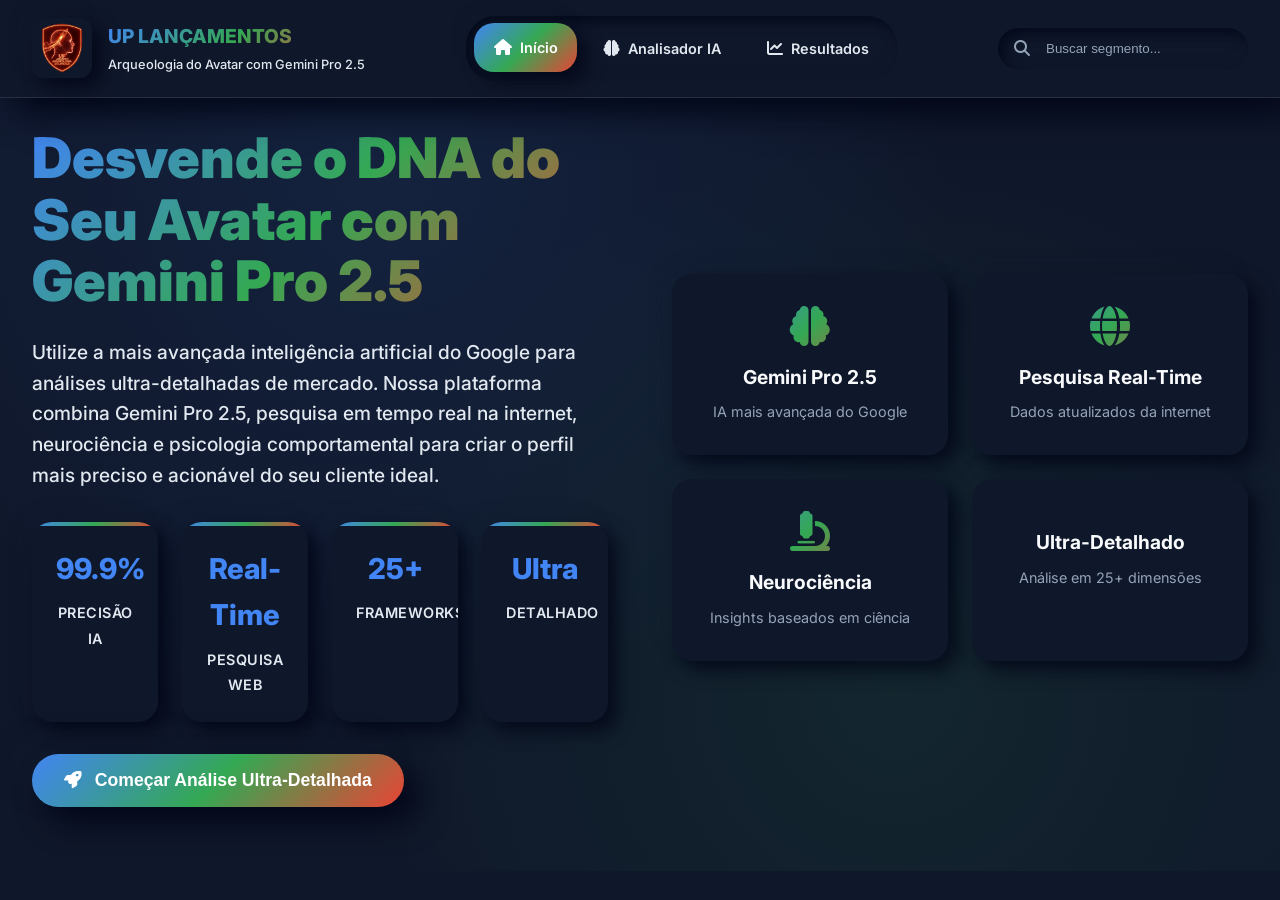
<file: src/static/index.html>
<!DOCTYPE html>
<html lang="pt-BR">
<head>
    <meta charset="UTF-8">
    <meta name="viewport" content="width=device-width, initial-scale=1.0">
    <title>UP Lançamentos - Arqueologia do Avatar com Gemini Pro 2.5</title>
    <link rel="stylesheet" href="styles.css">
    <link rel="icon" href="logo.png" type="image/png">
    <link rel="stylesheet" href="https://cdnjs.cloudflare.com/ajax/libs/font-awesome/6.4.0/css/all.min.css">
    <meta name="description" content="Análise ultra-detalhada de avatar com Gemini Pro 2.5 e pesquisa na internet. Descubra insights profundos sobre seu cliente ideal usando IA de última geração.">
</head>
<body>
    <!-- Header -->
    <header class="neo-header" id="header">
        <div class="container">
            <div class="header-content">
                <div class="logo-section">
                    <img src="logo.png" alt="UP Lançamentos" class="neo-logo">
                    <div class="logo-text">
                        <h1>UP LANÇAMENTOS</h1>
                        <p>Arqueologia do Avatar com Gemini Pro 2.5</p>
                    </div>
                </div>
                
                <nav class="neo-nav">
                    <a href="#home" class="neo-nav-link active">
                        <i class="fas fa-home"></i>
                        <span>Início</span>
                    </a>
                    <a href="#analyzer" class="neo-nav-link">
                        <i class="fas fa-brain"></i>
                        <span>Analisador IA</span>
                    </a>
                    <a href="#dashboard" class="neo-nav-link">
                        <i class="fas fa-chart-line"></i>
                        <span>Resultados</span>
                    </a>
                </nav>
                
                <div class="neo-search-container">
                    <i class="fas fa-search neo-search-icon"></i>
                    <input type="text" class="neo-search-input" placeholder="Buscar segmento...">
                </div>
            </div>
        </div>
    </header>

    <!-- Main Content -->
    <main>
        <!-- Home Section -->
        <section id="home" class="neo-hero">
            <div class="container">
                <div class="hero-content">
                    <div class="hero-text">
                        <h1 class="neo-hero-title">Desvende o DNA do Seu Avatar com Gemini Pro 2.5</h1>
                        <p class="neo-hero-subtitle">
                            Utilize a mais avançada inteligência artificial do Google para análises ultra-detalhadas de mercado. 
                            Nossa plataforma combina Gemini Pro 2.5, pesquisa em tempo real na internet, neurociência e 
                            psicologia comportamental para criar o perfil mais preciso e acionável do seu cliente ideal.
                        </p>
                        
                        <div class="neo-hero-stats">
                            <div class="neo-stat-item">
                                <span class="neo-stat-number">99.9%</span>
                                <span class="neo-stat-label">Precisão IA</span>
                            </div>
                            <div class="neo-stat-item">
                                <span class="neo-stat-number">Real-Time</span>
                                <span class="neo-stat-label">Pesquisa Web</span>
                            </div>
                            <div class="neo-stat-item">
                                <span class="neo-stat-number">25+</span>
                                <span class="neo-stat-label">Frameworks</span>
                            </div>
                            <div class="neo-stat-item">
                                <span class="neo-stat-number">Ultra</span>
                                <span class="neo-stat-label">Detalhado</span>
                            </div>
                        </div>
                        
                        <button class="neo-cta-button" onclick="showAnalyzer()">
                            <i class="fas fa-rocket"></i>
                            <span>Começar Análise Ultra-Detalhada</span>
                        </button>
                    </div>
                    
                    <div class="neo-hero-visual">
                        <div class="neo-floating-card">
                            <i class="fas fa-brain"></i>
                            <h3>Gemini Pro 2.5</h3>
                            <p>IA mais avançada do Google</p>
                        </div>
                        <div class="neo-floating-card">
                            <i class="fas fa-globe"></i>
                            <h3>Pesquisa Real-Time</h3>
                            <p>Dados atualizados da internet</p>
                        </div>
                        <div class="neo-floating-card">
                            <i class="fas fa-microscope"></i>
                            <h3>Neurociência</h3>
                            <p>Insights baseados em ciência</p>
                        </div>
                        <div class="neo-floating-card">
                            <i class="fas fa-chart-network"></i>
                            <h3>Ultra-Detalhado</h3>
                            <p>Análise em 25+ dimensões</p>
                        </div>
                    </div>
                </div>
            </div>
        </section>

        <!-- Analyzer Section -->
        <section id="analyzer" class="neo-section" style="display: none;">
            <div class="container">
                <h2 class="neo-section-title">Analisador Ultra-Avançado com Gemini Pro 2.5</h2>
                
                <div class="neo-analyzer-container">
                    <div class="neo-enhanced-card analyzer-form">
                        <div class="neo-card-header">
                            <div class="neo-card-icon">
                                <i class="fas fa-brain"></i>
                            </div>
                            <h3 class="neo-card-title">Configure Sua Análise Ultra-Detalhada</h3>
                        </div>
                        
                        <div class="neo-card-content">
                            <form id="analyzerForm">
                                <div class="form-group">
                                    <label for="segmento">Segmento de Atuação *</label>
                                    <input type="text" id="segmento" name="segmento" required 
                                           placeholder="Ex: Neuroeducação, Marketing Digital, Fitness, E-commerce...">
                                    <small class="form-help">O Gemini Pro 2.5 pesquisará dados atualizados sobre este segmento</small>
                                </div>
                                
                                <div class="form-group">
                                    <label for="produto">Nome do Produto/Serviço</label>
                                    <input type="text" id="produto" name="produto" 
                                           placeholder="Ex: Pais Líderes, Filhos Vencedores">
                                </div>
                                
                                <div class="form-group">
                                    <label for="descricao">Descrição do Produto</label>
                                    <textarea id="descricao" name="descricao" rows="4" 
                                              placeholder="Descreva brevemente seu produto ou serviço..."></textarea>
                                </div>
                                
                                <div class="form-row">
                                    <div class="form-group">
                                        <label for="preco">Preço (R$)</label>
                                        <input type="number" id="preco" name="preco" 
                                               placeholder="997" min="0" step="0.01">
                                    </div>
                                    
                                    <div class="form-group">
                                        <label for="publico">Público-Alvo</label>
                                        <input type="text" id="publico" name="publico" 
                                               placeholder="Ex: Pais de 30-45 anos">
                                    </div>
                                </div>
                                
                                <div class="form-row">
                                    <div class="form-group">
                                        <label for="objetivoReceita">Objetivo de Receita (R$)</label>
                                        <input type="number" id="objetivoReceita" name="objetivoReceita" 
                                               placeholder="100000" min="0" step="1000">
                                    </div>
                                    
                                    <div class="form-group">
                                        <label for="orcamentoMarketing">Orçamento Marketing (R$)</label>
                                        <input type="number" id="orcamentoMarketing" name="orcamentoMarketing" 
                                               placeholder="50000" min="0" step="1000">
                                    </div>
                                </div>
                                
                                <div class="form-group">
                                    <label for="prazoLancamento">Prazo para Lançamento</label>
                                    <select id="prazoLancamento" name="prazoLancamento">
                                        <option value="">Selecione o prazo</option>
                                        <option value="30 dias">30 dias</option>
                                        <option value="60 dias">60 dias</option>
                                        <option value="90 dias">90 dias</option>
                                        <option value="6 meses">6 meses</option>
                                        <option value="1 ano">1 ano</option>
                                    </select>
                                </div>
                                
                                <div class="form-group">
                                    <label for="concorrentes">Principais Concorrentes</label>
                                    <textarea id="concorrentes" name="concorrentes" rows="3" 
                                              placeholder="Liste os principais concorrentes separados por vírgula..."></textarea>
                                </div>
                                
                                <div class="form-group">
                                    <label for="dadosAdicionais">Dados Adicionais</label>
                                    <textarea id="dadosAdicionais" name="dadosAdicionais" rows="4" 
                                              placeholder="Qualquer informação adicional relevante sobre seu mercado, pesquisas realizadas, etc..."></textarea>
                                </div>
                                
                                <button type="submit" class="neo-cta-button full-width" id="analyzeBtn">
                                    <i class="fas fa-brain"></i>
                                    <span>Iniciar Análise Ultra-Detalhada com Gemini Pro 2.5</span>
                                </button>
                            </form>
                        </div>
                    </div>
                    
                    <div class="neo-enhanced-card analyzer-preview">
                        <div class="neo-card-header">
                            <div class="neo-card-icon">
                                <i class="fas fa-eye"></i>
                            </div>
                            <h3 class="neo-card-title">O Que Você Receberá</h3>
                        </div>
                        
                        <div class="neo-card-content">
                            <div class="preview-items">
                                <div class="preview-item">
                                    <i class="fas fa-bullseye"></i>
                                    <div>
                                        <h4>Escopo Ultra-Detalhado</h4>
                                        <p>Segmento, subsegmentos e tamanho de mercado real</p>
                                    </div>
                                </div>
                                
                                <div class="preview-item">
                                    <i class="fas fa-user-circle"></i>
                                    <div>
                                        <h4>Avatar Ultra-Detalhado</h4>
                                        <p>Persona, demografia, psicografia e comportamento digital</p>
                                    </div>
                                </div>
                                
                                <div class="preview-item">
                                    <i class="fas fa-heart-broken"></i>
                                    <div>
                                        <h4>Mapeamento de Dores Profundo</h4>
                                        <p>3 níveis de dores com intensidade e frequência</p>
                                    </div>
                                </div>
                                
                                <div class="preview-item">
                                    <i class="fas fa-chess"></i>
                                    <div>
                                        <h4>Análise Competitiva Detalhada</h4>
                                        <p>Concorrentes diretos/indiretos e gaps de mercado</p>
                                    </div>
                                </div>
                                
                                <div class="preview-item">
                                    <i class="fas fa-chart-pie"></i>
                                    <div>
                                        <h4>Inteligência de Mercado</h4>
                                        <p>Tendências, sazonalidade e tecnologias emergentes</p>
                                    </div>
                                </div>
                                
                                <div class="preview-item">
                                    <i class="fas fa-search"></i>
                                    <div>
                                        <h4>Estratégia de Palavras-Chave</h4>
                                        <p>Primárias, secundárias e custos por plataforma</p>
                                    </div>
                                </div>
                                
                                <div class="preview-item">
                                    <i class="fas fa-chart-line"></i>
                                    <div>
                                        <h4>Métricas de Performance</h4>
                                        <p>Benchmarks, KPIs críticos e funil otimizado</p>
                                    </div>
                                </div>
                                
                                <div class="preview-item">
                                    <i class="fas fa-comments"></i>
                                    <div>
                                        <h4>Voz do Mercado</h4>
                                        <p>Linguagem, objeções e gatilhos mentais</p>
                                    </div>
                                </div>
                                
                                <div class="preview-item">
                                    <i class="fas fa-chart-bar"></i>
                                    <div>
                                        <h4>Projeções de Cenários</h4>
                                        <p>Conservador, realista e otimista com métricas</p>
                                    </div>
                                </div>
                                
                                <div class="preview-item">
                                    <i class="fas fa-tasks"></i>
                                    <div>
                                        <h4>Plano de Ação Detalhado</h4>
                                        <p>Fases, ações, responsáveis e métricas de sucesso</p>
                                    </div>
                                </div>
                                
                                <div class="preview-item">
                                    <i class="fas fa-lightbulb"></i>
                                    <div>
                                        <h4>Insights Exclusivos</h4>
                                        <p>Descobertas únicas baseadas na pesquisa atual</p>
                                    </div>
                                </div>
                                
                                <div class="preview-item">
                                    <i class="fas fa-globe"></i>
                                    <div>
                                        <h4>Dados de Pesquisa</h4>
                                        <p>Informações atualizadas coletadas na internet</p>
                                    </div>
                                </div>
                            </div>
                        </div>
                    </div>
                </div>
            </div>
        </section>

        <!-- Dashboard Section -->
        <section id="dashboard" class="neo-section" style="display: none;">
            <div class="container">
                <h2 class="neo-section-title">Análise Ultra-Detalhada com Gemini Pro 2.5</h2>
                
                <div id="loadingState" class="loading-container" style="display: none;">
                    <div class="neo-enhanced-card">
                        <div class="loading-content">
                            <div class="loading-spinner"></div>
                            <h3>Processando com Gemini Pro 2.5...</h3>
                            <p id="loadingText">Iniciando análise ultra-detalhada...</p>
                            <div class="loading-progress">
                                <div class="neo-progress-bar">
                                    <div class="neo-progress-fill" id="progressBar"></div>
                                </div>
                                <span id="progressText">0%</span>
                            </div>
                        </div>
                    </div>
                </div>
                
                <div id="resultsContainer" style="display: none;">
                    <!-- Results will be dynamically loaded here -->
                </div>
            </div>
        </section>
    </main>

    <!-- Scripts -->
    <script src="script.js"></script>
</body>
</html>
</file>
<file: src/static/styles.css>
/* Neomorphic 3D Dashboard Styles - Enhanced for Gemini Pro 2.5 */
@import url('https://fonts.googleapis.com/css2?family=Inter:wght@300;400;500;600;700;800;900&display=swap');
@import url('https://fonts.googleapis.com/css2?family=JetBrains+Mono:wght@300;400;500;600;700&display=swap');

/* CSS Variables for Neomorphic Design */
:root {
    /* Neomorphic Base Colors - Ultra Dark Blue Theme */
    --neo-bg: #0f172a;
    --neo-bg-dark: #020617;
    --neo-bg-light: #1e293b;
    
    /* Neomorphic Shadows */
    --neo-shadow-dark: #020617;
    --neo-shadow-light: #1e293b;
    --neo-shadow-inset-dark: #020617;
    --neo-shadow-inset-light: #1e293b;
    
    /* Brand Colors - Updated for Gemini */
    --brand-primary: #4285f4;
    --brand-secondary: #34a853;
    --brand-accent: #ea4335;
    --brand-gradient: linear-gradient(135deg, #4285f4 0%, #34a853 50%, #ea4335 100%);
    
    /* Text Colors */
    --text-primary: #f8fafc;
    --text-secondary: #e2e8f0;
    --text-muted: #94a3b8;
    --text-light: #ffffff;
    
    /* Neomorphic Effects */
    --neo-border-radius: 20px;
    --neo-border-radius-small: 12px;
    --neo-border-radius-large: 30px;
    
    /* Shadows for different depths - Enhanced for ultra dark theme */
    --neo-shadow-1: 9px 9px 18px rgba(2, 6, 23, 0.8), -9px -9px 18px rgba(30, 41, 59, 0.1);
    --neo-shadow-2: 15px 15px 30px rgba(2, 6, 23, 0.9), -15px -15px 30px rgba(30, 41, 59, 0.15);
    --neo-shadow-3: 20px 20px 40px rgba(2, 6, 23, 0.95), -20px -20px 40px rgba(30, 41, 59, 0.2);
    --neo-shadow-inset: inset 6px 6px 12px rgba(2, 6, 23, 0.7), inset -6px -6px 12px rgba(30, 41, 59, 0.1);
    --neo-shadow-pressed: inset 9px 9px 16px rgba(2, 6, 23, 0.8), inset -9px -9px 16px rgba(30, 41, 59, 0.1);
    
    /* Hover shadows */
    --neo-shadow-hover: 12px 12px 24px rgba(2, 6, 23, 0.85), -12px -12px 24px rgba(30, 41, 59, 0.15);
    
    /* Transitions */
    --neo-transition: all 0.3s cubic-bezier(0.4, 0, 0.2, 1);
    --neo-transition-fast: all 0.2s cubic-bezier(0.4, 0, 0.2, 1);
    --neo-transition-slow: all 0.5s cubic-bezier(0.4, 0, 0.2, 1);
}

/* Reset and Base Styles */
* {
    margin: 0;
    padding: 0;
    box-sizing: border-box;
}

body {
    font-family: 'Inter', -apple-system, BlinkMacSystemFont, 'Segoe UI', Roboto, sans-serif;
    background: var(--neo-bg);
    color: var(--text-primary);
    line-height: 1.6;
    overflow-x: hidden;
    scroll-behavior: smooth;
}

/* Scrollbar Styling */
::-webkit-scrollbar {
    width: 8px;
}

::-webkit-scrollbar-track {
    background: var(--neo-bg);
    border-radius: 10px;
}

::-webkit-scrollbar-thumb {
    background: var(--brand-gradient);
    border-radius: 10px;
    box-shadow: var(--neo-shadow-1);
}

::-webkit-scrollbar-thumb:hover {
    background: var(--brand-primary);
}

/* Container */
.container {
    max-width: 1400px;
    margin: 0 auto;
    padding: 0 2rem;
}

/* Neomorphic Header */
.neo-header {
    position: fixed;
    top: 0;
    left: 0;
    right: 0;
    z-index: 1000;
    background: var(--neo-bg);
    backdrop-filter: blur(20px);
    border-bottom: 1px solid rgba(255, 255, 255, 0.1);
    box-shadow: var(--neo-shadow-2);
    transition: var(--neo-transition);
}

.neo-header.scrolled {
    box-shadow: var(--neo-shadow-3);
    background: rgba(30, 41, 59, 0.95);
}

.header-content {
    display: flex;
    align-items: center;
    justify-content: space-between;
    padding: 1rem 0;
    gap: 2rem;
}

/* Logo Section */
.logo-section {
    display: flex;
    align-items: center;
    gap: 1rem;
}

.neo-logo {
    width: 60px;
    height: 60px;
    border-radius: var(--neo-border-radius-small);
    box-shadow: var(--neo-shadow-1);
    transition: var(--neo-transition);
    object-fit: contain;
    background: var(--neo-bg);
    padding: 5px;
}

.neo-logo:hover {
    box-shadow: var(--neo-shadow-hover);
    transform: translateY(-2px);
}

.logo-text h1 {
    font-size: 1.2rem;
    font-weight: 800;
    background: var(--brand-gradient);
    -webkit-background-clip: text;
    -webkit-text-fill-color: transparent;
    background-clip: text;
    margin-bottom: 0.2rem;
}

.logo-text p {
    font-size: 0.8rem;
    color: var(--text-secondary);
    font-weight: 500;
}

/* Neomorphic Navigation */
.neo-nav {
    display: flex;
    gap: 0.5rem;
    background: var(--neo-bg);
    padding: 0.5rem;
    border-radius: var(--neo-border-radius-large);
    box-shadow: var(--neo-shadow-inset);
}

.neo-nav-link {
    display: flex;
    align-items: center;
    gap: 0.5rem;
    padding: 0.8rem 1.2rem;
    border-radius: var(--neo-border-radius);
    text-decoration: none;
    color: var(--text-secondary);
    font-weight: 600;
    font-size: 0.9rem;
    transition: var(--neo-transition);
    position: relative;
    overflow: hidden;
}

.neo-nav-link::before {
    content: '';
    position: absolute;
    top: 0;
    left: -100%;
    width: 100%;
    height: 100%;
    background: var(--brand-gradient);
    transition: var(--neo-transition);
    z-index: -1;
}

.neo-nav-link:hover::before,
.neo-nav-link.active::before {
    left: 0;
}

.neo-nav-link:hover,
.neo-nav-link.active {
    color: var(--text-light);
    box-shadow: var(--neo-shadow-1);
    transform: translateY(-1px);
}

.neo-nav-link i {
    font-size: 1rem;
}

/* Search Container */
.neo-search-container {
    position: relative;
}

.neo-search-input {
    background: var(--neo-bg);
    border: none;
    border-radius: var(--neo-border-radius-large);
    padding: 0.8rem 1.2rem 0.8rem 3rem;
    color: var(--text-primary);
    font-weight: 500;
    width: 250px;
    box-shadow: var(--neo-shadow-inset);
    transition: var(--neo-transition);
    outline: none;
}

.neo-search-input:focus {
    box-shadow: var(--neo-shadow-pressed);
    width: 300px;
}

.neo-search-input::placeholder {
    color: var(--text-muted);
}

.neo-search-icon {
    position: absolute;
    left: 1rem;
    top: 50%;
    transform: translateY(-50%);
    color: var(--text-muted);
    font-size: 1rem;
}

/* Hero Section */
.neo-hero {
    padding: 8rem 0 4rem;
    background: var(--neo-bg);
    position: relative;
    overflow: hidden;
}

.neo-hero::before {
    content: '';
    position: absolute;
    top: 0;
    left: 0;
    right: 0;
    bottom: 0;
    background: radial-gradient(circle at 30% 20%, rgba(66, 133, 244, 0.1) 0%, transparent 50%),
                radial-gradient(circle at 70% 80%, rgba(52, 168, 83, 0.1) 0%, transparent 50%);
    z-index: 0;
}

.hero-content {
    display: grid;
    grid-template-columns: 1fr 1fr;
    gap: 4rem;
    align-items: center;
    position: relative;
    z-index: 1;
}

.hero-text {
    max-width: 600px;
}

.neo-hero-title {
    font-size: 3.5rem;
    font-weight: 900;
    line-height: 1.1;
    margin-bottom: 1.5rem;
    background: var(--brand-gradient);
    -webkit-background-clip: text;
    -webkit-text-fill-color: transparent;
    background-clip: text;
    position: relative;
}

.neo-hero-subtitle {
    font-size: 1.2rem;
    color: var(--text-secondary);
    margin-bottom: 2rem;
    line-height: 1.6;
    font-weight: 500;
}

/* Hero Stats */
.neo-hero-stats {
    display: grid;
    grid-template-columns: repeat(auto-fit, minmax(120px, 1fr));
    gap: 1.5rem;
    margin: 2rem 0;
}

.neo-stat-item {
    background: var(--neo-bg);
    padding: 1.5rem;
    border-radius: var(--neo-border-radius);
    box-shadow: var(--neo-shadow-1);
    text-align: center;
    transition: var(--neo-transition);
    position: relative;
    overflow: hidden;
}

.neo-stat-item::before {
    content: '';
    position: absolute;
    top: 0;
    left: 0;
    right: 0;
    height: 4px;
    background: var(--brand-gradient);
}

.neo-stat-item:hover {
    box-shadow: var(--neo-shadow-hover);
    transform: translateY(-5px);
}

.neo-stat-number {
    display: block;
    font-size: 1.8rem;
    font-weight: 800;
    color: var(--brand-primary);
    margin-bottom: 0.5rem;
}

.neo-stat-label {
    font-size: 0.9rem;
    color: var(--text-secondary);
    font-weight: 600;
    text-transform: uppercase;
    letter-spacing: 0.5px;
}

/* CTA Button */
.neo-cta-button {
    background: var(--brand-gradient);
    border: none;
    border-radius: var(--neo-border-radius-large);
    padding: 1rem 2rem;
    color: var(--text-light);
    font-weight: 700;
    font-size: 1.1rem;
    cursor: pointer;
    transition: var(--neo-transition);
    box-shadow: var(--neo-shadow-2);
    display: inline-flex;
    align-items: center;
    gap: 0.8rem;
    text-decoration: none;
    position: relative;
    overflow: hidden;
}

.neo-cta-button.full-width {
    width: 100%;
    justify-content: center;
}

.neo-cta-button::before {
    content: '';
    position: absolute;
    top: 0;
    left: -100%;
    width: 100%;
    height: 100%;
    background: linear-gradient(135deg, rgba(255, 255, 255, 0.2) 0%, transparent 100%);
    transition: var(--neo-transition);
}

.neo-cta-button:hover::before {
    left: 100%;
}

.neo-cta-button:hover {
    box-shadow: var(--neo-shadow-3);
    transform: translateY(-3px);
}

.neo-cta-button:active {
    transform: translateY(-1px);
    box-shadow: var(--neo-shadow-1);
}

.neo-cta-button:disabled {
    opacity: 0.6;
    cursor: not-allowed;
    transform: none;
}

/* Hero Visual */
.neo-hero-visual {
    display: grid;
    grid-template-columns: 1fr 1fr;
    gap: 1.5rem;
    position: relative;
}

.neo-floating-card {
    background: var(--neo-bg);
    padding: 2rem;
    border-radius: var(--neo-border-radius);
    box-shadow: var(--neo-shadow-1);
    text-align: center;
    transition: var(--neo-transition);
    cursor: pointer;
    position: relative;
    overflow: hidden;
}

.neo-floating-card::before {
    content: '';
    position: absolute;
    top: 0;
    left: 0;
    right: 0;
    bottom: 0;
    background: var(--brand-gradient);
    opacity: 0;
    transition: var(--neo-transition);
}

.neo-floating-card:hover::before {
    opacity: 0.1;
}

.neo-floating-card:hover {
    box-shadow: var(--neo-shadow-hover);
    transform: translateY(-10px) rotate(2deg);
}

.neo-floating-card:nth-child(even):hover {
    transform: translateY(-10px) rotate(-2deg);
}

.neo-floating-card i {
    font-size: 2.5rem;
    background: var(--brand-gradient);
    -webkit-background-clip: text;
    -webkit-text-fill-color: transparent;
    background-clip: text;
    margin-bottom: 1rem;
    display: block;
    position: relative;
    z-index: 1;
}

.neo-floating-card h3 {
    font-size: 1.2rem;
    font-weight: 700;
    margin-bottom: 0.5rem;
    color: var(--text-primary);
    position: relative;
    z-index: 1;
}

.neo-floating-card p {
    color: var(--text-muted);
    font-size: 0.9rem;
    position: relative;
    z-index: 1;
}

/* Section Styles */
.neo-section {
    padding: 4rem 0;
    position: relative;
}

.neo-section:nth-child(even) {
    background: var(--neo-bg-dark);
}

.neo-section-title {
    font-size: 2.5rem;
    font-weight: 800;
    text-align: center;
    margin-bottom: 3rem;
    background: var(--brand-gradient);
    -webkit-background-clip: text;
    -webkit-text-fill-color: transparent;
    background-clip: text;
    position: relative;
}

.neo-section-title::after {
    content: '';
    position: absolute;
    bottom: -10px;
    left: 50%;
    transform: translateX(-50%);
    width: 80px;
    height: 4px;
    background: var(--brand-gradient);
    border-radius: 2px;
}

/* Enhanced Neomorphic Cards */
.neo-enhanced-card {
    background: var(--neo-bg);
    border-radius: var(--neo-border-radius);
    box-shadow: var(--neo-shadow-1);
    transition: var(--neo-transition);
    overflow: hidden;
    position: relative;
    cursor: pointer;
}

.neo-enhanced-card::before {
    content: '';
    position: absolute;
    top: 0;
    left: 0;
    right: 0;
    height: 4px;
    background: var(--brand-gradient);
    transform: scaleX(0);
    transition: var(--neo-transition);
}

.neo-enhanced-card:hover::before {
    transform: scaleX(1);
}

.neo-enhanced-card:hover {
    box-shadow: var(--neo-shadow-hover);
    transform: translateY(-8px);
}

.neo-card-header {
    display: flex;
    align-items: center;
    gap: 1rem;
    padding: 1.5rem 1.5rem 1rem;
}

.neo-card-icon {
    width: 50px;
    height: 50px;
    border-radius: var(--neo-border-radius-small);
    background: var(--brand-gradient);
    display: flex;
    align-items: center;
    justify-content: center;
    color: var(--text-light);
    font-size: 1.2rem;
    box-shadow: var(--neo-shadow-1);
    flex-shrink: 0;
}

.neo-card-title {
    font-size: 1.2rem;
    font-weight: 700;
    color: var(--text-primary);
    margin: 0;
}

.neo-card-content {
    padding: 0 1.5rem 1.5rem;
}

.neo-card-content p {
    color: var(--text-secondary);
    line-height: 1.6;
    margin-bottom: 1rem;
}

/* Form Styles */
.neo-analyzer-container {
    display: grid;
    grid-template-columns: 2fr 1fr;
    gap: 2rem;
    margin-bottom: 3rem;
}

.analyzer-form {
    cursor: default;
}

.analyzer-form:hover {
    transform: none;
}

.form-group {
    margin-bottom: 1.5rem;
}

.form-row {
    display: grid;
    grid-template-columns: 1fr 1fr;
    gap: 1rem;
}

.form-group label {
    display: block;
    margin-bottom: 0.5rem;
    color: var(--text-primary);
    font-weight: 600;
    font-size: 0.9rem;
}

.form-help {
    display: block;
    font-size: 0.8rem;
    color: var(--text-muted);
    margin-top: 0.3rem;
    font-style: italic;
}

.form-group input,
.form-group textarea,
.form-group select {
    width: 100%;
    padding: 0.8rem 1rem;
    border: none;
    border-radius: var(--neo-border-radius-small);
    background: var(--neo-bg-dark);
    color: var(--text-primary);
    font-size: 0.9rem;
    box-shadow: var(--neo-shadow-inset);
    transition: var(--neo-transition);
    outline: none;
    resize: vertical;
}

.form-group input:focus,
.form-group textarea:focus,
.form-group select:focus {
    box-shadow: var(--neo-shadow-pressed);
}

.form-group input::placeholder,
.form-group textarea::placeholder {
    color: var(--text-muted);
}

/* Preview Items */
.preview-items {
    display: flex;
    flex-direction: column;
    gap: 1rem;
}

.preview-item {
    display: flex;
    align-items: center;
    gap: 1rem;
    padding: 1rem;
    background: var(--neo-bg-dark);
    border-radius: var(--neo-border-radius-small);
    box-shadow: var(--neo-shadow-inset);
    transition: var(--neo-transition);
}

.preview-item:hover {
    background: var(--neo-bg-light);
}

.preview-item i {
    font-size: 1.5rem;
    color: var(--brand-primary);
    width: 30px;
    text-align: center;
}

.preview-item h4 {
    font-size: 0.9rem;
    font-weight: 700;
    color: var(--text-primary);
    margin-bottom: 0.2rem;
}

.preview-item p {
    font-size: 0.8rem;
    color: var(--text-muted);
    margin: 0;
}

/* Loading Styles */
.loading-container {
    display: flex;
    justify-content: center;
    align-items: center;
    min-height: 400px;
}

.loading-content {
    text-align: center;
    padding: 3rem;
}

.loading-spinner {
    width: 60px;
    height: 60px;
    border: 4px solid var(--neo-bg-dark);
    border-top: 4px solid var(--brand-primary);
    border-radius: 50%;
    animation: spin 1s linear infinite;
    margin: 0 auto 2rem;
}

@keyframes spin {
    0% { transform: rotate(0deg); }
    100% { transform: rotate(360deg); }
}

.loading-content h3 {
    font-size: 1.5rem;
    font-weight: 700;
    color: var(--text-primary);
    margin-bottom: 1rem;
}

.loading-content p {
    color: var(--text-secondary);
    margin-bottom: 2rem;
}

.loading-progress {
    display: flex;
    align-items: center;
    gap: 1rem;
    max-width: 300px;
    margin: 0 auto;
}

/* Progress Bars */
.neo-progress-bar {
    flex: 1;
    height: 8px;
    background: var(--neo-bg-dark);
    border-radius: 4px;
    box-shadow: var(--neo-shadow-inset);
    overflow: hidden;
}

.neo-progress-fill {
    height: 100%;
    background: var(--brand-gradient);
    border-radius: 4px;
    transition: width 0.5s cubic-bezier(0.4, 0, 0.2, 1);
    position: relative;
    overflow: hidden;
}

.neo-progress-fill::after {
    content: '';
    position: absolute;
    top: 0;
    left: 0;
    right: 0;
    bottom: 0;
    background: linear-gradient(90deg, transparent, rgba(255, 255, 255, 0.3), transparent);
    animation: shimmer 2s infinite;
}

@keyframes shimmer {
    0% { transform: translateX(-100%); }
    100% { transform: translateX(100%); }
}

#progressText {
    font-size: 0.9rem;
    font-weight: 600;
    color: var(--brand-primary);
    min-width: 40px;
}

/* Results Container */
#resultsContainer {
    display: grid;
    gap: 2rem;
}

/* Results Specific Styles */
.results-header {
    margin-bottom: 2rem;
}

.results-actions {
    display: flex;
    gap: 1rem;
    margin-top: 1rem;
}

.results-grid {
    display: grid;
    grid-template-columns: repeat(auto-fit, minmax(400px, 1fr));
    gap: 2rem;
}

.result-card.full-width {
    grid-column: 1 / -1;
}

/* Detail Items */
.detail-item {
    margin-bottom: 1.5rem;
    padding: 1rem;
    background: var(--neo-bg-dark);
    border-radius: var(--neo-border-radius-small);
}

.detail-item strong {
    color: var(--brand-primary);
    display: block;
    margin-bottom: 0.5rem;
    font-weight: 600;
}

.detail-item ul {
    margin-left: 1rem;
    color: var(--text-secondary);
}

.detail-item blockquote {
    background: var(--neo-bg-light);
    padding: 1rem;
    border-radius: var(--neo-border-radius-small);
    border-left: 4px solid var(--brand-primary);
    font-style: italic;
    margin: 0.5rem 0;
}

/* Market Size Grid */
.market-size-grid {
    display: grid;
    grid-template-columns: repeat(3, 1fr);
    gap: 1rem;
    margin-top: 1rem;
}

.market-metric {
    text-align: center;
    padding: 1rem;
    background: var(--neo-bg-light);
    border-radius: var(--neo-border-radius-small);
}

.market-metric .metric-label {
    display: block;
    font-size: 0.8rem;
    color: var(--text-muted);
    margin-bottom: 0.5rem;
    text-transform: uppercase;
    letter-spacing: 0.5px;
}

.market-metric .metric-value {
    display: block;
    font-size: 1.2rem;
    font-weight: 700;
    color: var(--brand-primary);
}

/* Avatar Sections */
.avatar-profile {
    display: flex;
    flex-direction: column;
    gap: 2rem;
}

.avatar-section h4 {
    font-size: 1.1rem;
    font-weight: 700;
    color: var(--brand-primary);
    margin-bottom: 1rem;
    border-bottom: 2px solid var(--brand-primary);
    padding-bottom: 0.5rem;
}

.detail-grid {
    display: grid;
    grid-template-columns: repeat(auto-fit, minmax(250px, 1fr));
    gap: 1rem;
}

/* Persona Card */
.persona-card {
    background: var(--neo-bg-light);
    padding: 1.5rem;
    border-radius: var(--neo-border-radius-small);
    border-left: 4px solid var(--brand-secondary);
}

.persona-info h5 {
    font-size: 1.2rem;
    font-weight: 700;
    color: var(--brand-secondary);
    margin-bottom: 1rem;
}

.persona-info p {
    margin-bottom: 0.5rem;
    color: var(--text-secondary);
}

/* Dores Section */
.dores-list {
    display: flex;
    flex-direction: column;
    gap: 1rem;
}

.dor-item {
    background: var(--neo-bg-light);
    padding: 1rem;
    border-radius: var(--neo-border-radius-small);
    border-left: 4px solid var(--brand-accent);
}

.dor-item.nivel-1 {
    border-left-color: #ef4444;
}

.dor-item.nivel-2 {
    border-left-color: #f59e0b;
}

.dor-item.nivel-3 {
    border-left-color: #10b981;
}

.dor-item h5 {
    color: var(--brand-accent);
    margin-bottom: 0.5rem;
    font-weight: 600;
}

/* Jornada da Dor */
.jornada-dor {
    background: var(--neo-bg-light);
    padding: 1rem;
    border-radius: var(--neo-border-radius-small);
}

.jornada-dor p {
    margin-bottom: 0.8rem;
    color: var(--text-secondary);
}

/* Competitor Items */
.competitor-item {
    margin-bottom: 1rem;
    padding: 1rem;
    background: var(--neo-bg-light);
    border-radius: var(--neo-border-radius-small);
    border-left: 4px solid var(--brand-secondary);
}

.competitor-item h5 {
    color: var(--brand-secondary);
    margin-bottom: 0.5rem;
    font-weight: 600;
}

/* Tendências */
.tendencia-item {
    margin-bottom: 1rem;
    padding: 1rem;
    background: var(--neo-bg-light);
    border-radius: var(--neo-border-radius-small);
}

.tendencia-item.crescimento {
    border-left: 4px solid #10b981;
}

.tendencia-item h5 {
    color: #10b981;
    margin-bottom: 0.5rem;
    font-weight: 600;
}

/* Sazonalidade */
.sazonalidade-grid {
    display: grid;
    grid-template-columns: 1fr 1fr;
    gap: 1rem;
    margin-bottom: 1rem;
}

.sazonalidade-item {
    padding: 1rem;
    background: var(--neo-bg-light);
    border-radius: var(--neo-border-radius-small);
}

.sazonalidade-item h6 {
    color: var(--brand-primary);
    margin-bottom: 0.5rem;
    font-weight: 600;
}

/* Metrics Grid */
.metrics-grid {
    display: grid;
    grid-template-columns: repeat(auto-fit, minmax(150px, 1fr));
    gap: 1rem;
    margin-bottom: 2rem;
}

.metric-item {
    text-align: center;
    padding: 1.5rem;
    background: var(--neo-bg-dark);
    border-radius: var(--neo-border-radius-small);
    box-shadow: var(--neo-shadow-inset);
}

.metric-value {
    font-size: 1.8rem;
    font-weight: 800;
    color: var(--brand-primary);
    margin-bottom: 0.5rem;
}

.metric-label {
    font-size: 0.9rem;
    color: var(--text-secondary);
    text-transform: uppercase;
    letter-spacing: 0.5px;
}

/* Keywords Table */
.keywords-table {
    display: flex;
    flex-direction: column;
    gap: 0.5rem;
}

.keyword-row {
    display: grid;
    grid-template-columns: 2fr 1fr 1fr 1fr 1fr 1fr;
    gap: 1rem;
    padding: 0.8rem;
    background: var(--neo-bg-light);
    border-radius: var(--neo-border-radius-small);
    align-items: center;
}

.keyword {
    font-weight: 600;
    color: var(--text-primary);
}

.difficulty.alta {
    color: var(--brand-accent);
}

.difficulty.média, .difficulty.media {
    color: var(--brand-secondary);
}

.difficulty.baixa {
    color: #10b981;
}

.opportunity.alta {
    color: #10b981;
}

.opportunity.média, .opportunity.media {
    color: var(--brand-secondary);
}

.opportunity.baixa {
    color: var(--brand-accent);
}

/* Platform Costs */
.platform-costs {
    display: flex;
    flex-direction: column;
    gap: 1rem;
}

.platform-item {
    padding: 1rem;
    background: var(--neo-bg-light);
    border-radius: var(--neo-border-radius-small);
}

.platform-item h5 {
    color: var(--brand-primary);
    margin-bottom: 0.5rem;
    text-transform: capitalize;
}

.platform-metrics {
    display: flex;
    gap: 1rem;
    flex-wrap: wrap;
}

.platform-metrics span {
    background: var(--neo-bg-dark);
    padding: 0.3rem 0.6rem;
    border-radius: var(--neo-border-radius-small);
    font-size: 0.8rem;
    color: var(--text-secondary);
}

/* Funnel Steps */
.funnel-steps {
    display: flex;
    flex-direction: column;
    gap: 0.5rem;
}

.funnel-step {
    padding: 0.8rem 1rem;
    background: var(--brand-gradient);
    color: var(--text-light);
    border-radius: var(--neo-border-radius-small);
    font-weight: 600;
    font-size: 0.9rem;
    text-align: center;
}

/* KPI Items */
.kpi-item {
    margin-bottom: 1rem;
    padding: 1rem;
    background: var(--neo-bg-light);
    border-radius: var(--neo-border-radius-small);
    border-left: 4px solid var(--brand-primary);
}

.kpi-item h5 {
    color: var(--brand-primary);
    margin-bottom: 0.5rem;
    font-weight: 600;
}

/* Objeção Items */
.objecao-item {
    margin-bottom: 1rem;
    padding: 1rem;
    background: var(--neo-bg-light);
    border-radius: var(--neo-border-radius-small);
    border-left: 4px solid var(--brand-primary);
}

.objecao-item h5 {
    color: var(--brand-primary);
    margin-bottom: 0.5rem;
}

/* Gatilho Items */
.gatilho-item {
    margin-bottom: 1rem;
    padding: 1rem;
    background: var(--neo-bg-light);
    border-radius: var(--neo-border-radius-small);
    border-left: 4px solid var(--brand-secondary);
}

.gatilho-item h5 {
    color: var(--brand-secondary);
    margin-bottom: 0.5rem;
    font-weight: 600;
}

/* Scenarios Grid */
.scenarios-grid {
    display: grid;
    grid-template-columns: repeat(auto-fit, minmax(300px, 1fr));
    gap: 1.5rem;
}

.scenario-item {
    padding: 1.5rem;
    border-radius: var(--neo-border-radius-small);
    text-align: left;
}

.scenario-item.conservador {
    background: linear-gradient(135deg, rgba(239, 68, 68, 0.1), rgba(220, 38, 38, 0.1));
    border: 2px solid rgba(239, 68, 68, 0.3);
}

.scenario-item.realista {
    background: linear-gradient(135deg, rgba(66, 133, 244, 0.1), rgba(52, 168, 83, 0.1));
    border: 2px solid rgba(66, 133, 244, 0.3);
}

.scenario-item.otimista {
    background: linear-gradient(135deg, rgba(16, 185, 129, 0.1), rgba(5, 150, 105, 0.1));
    border: 2px solid rgba(16, 185, 129, 0.3);
}

.scenario-item h4 {
    margin-bottom: 1rem;
    font-weight: 700;
    text-align: center;
}

.scenario-metrics {
    margin-bottom: 1rem;
}

.scenario-metrics p {
    margin-bottom: 0.5rem;
    color: var(--text-secondary);
}

.scenario-assumptions {
    background: var(--neo-bg-dark);
    padding: 1rem;
    border-radius: var(--neo-border-radius-small);
}

.scenario-assumptions strong {
    color: var(--brand-primary);
    display: block;
    margin-bottom: 0.5rem;
}

.scenario-assumptions ul {
    margin-left: 1rem;
    color: var(--text-secondary);
}

/* Action Timeline */
.action-timeline {
    display: flex;
    flex-direction: column;
    gap: 2rem;
}

.action-phase {
    background: var(--neo-bg-dark);
    padding: 1.5rem;
    border-radius: var(--neo-border-radius-small);
    border-left: 4px solid var(--brand-primary);
}

.phase-header {
    display: flex;
    align-items: center;
    gap: 1rem;
    margin-bottom: 1.5rem;
}

.phase-number {
    width: 40px;
    height: 40px;
    border-radius: 50%;
    background: var(--brand-gradient);
    color: var(--text-light);
    display: flex;
    align-items: center;
    justify-content: center;
    font-weight: 700;
    flex-shrink: 0;
}

.phase-info h4 {
    color: var(--text-primary);
    margin-bottom: 0.3rem;
    font-weight: 600;
}

.phase-info p {
    color: var(--text-secondary);
    margin: 0;
}

.phase-actions {
    display: flex;
    flex-direction: column;
    gap: 1rem;
}

.action-item-detailed {
    background: var(--neo-bg-light);
    padding: 1rem;
    border-radius: var(--neo-border-radius-small);
}

.action-item-detailed h5 {
    color: var(--brand-primary);
    margin-bottom: 0.8rem;
    font-weight: 600;
}

.action-details {
    display: grid;
    grid-template-columns: repeat(auto-fit, minmax(200px, 1fr));
    gap: 0.5rem;
}

.action-details p {
    margin-bottom: 0.3rem;
    color: var(--text-secondary);
    font-size: 0.9rem;
}

/* Insights Section */
.insights-content {
    background: var(--neo-bg-dark);
    padding: 1.5rem;
    border-radius: var(--neo-border-radius-small);
}

.insights-list {
    display: flex;
    flex-direction: column;
    gap: 1rem;
}

.insight-item {
    display: flex;
    gap: 1rem;
    align-items: flex-start;
    padding: 1rem;
    background: var(--neo-bg-light);
    border-radius: var(--neo-border-radius-small);
}

.insight-number {
    width: 30px;
    height: 30px;
    border-radius: 50%;
    background: var(--brand-gradient);
    color: var(--text-light);
    display: flex;
    align-items: center;
    justify-content: center;
    font-weight: 700;
    font-size: 0.9rem;
    flex-shrink: 0;
}

.insight-text p {
    margin: 0;
    color: var(--text-secondary);
    line-height: 1.6;
}

/* Responsive Design */
@media (max-width: 1200px) {
    .neo-analyzer-container {
        grid-template-columns: 1fr;
    }
    
    .hero-content {
        grid-template-columns: 1fr;
        gap: 2rem;
    }
    
    .neo-hero-visual {
        grid-template-columns: 1fr 1fr;
    }
}

@media (max-width: 768px) {
    .container {
        padding: 0 1rem;
    }
    
    .header-content {
        flex-direction: column;
        gap: 1rem;
    }
    
    .neo-nav {
        order: 2;
    }
    
    .neo-search-container {
        order: 3;
    }
    
    .neo-hero-title {
        font-size: 2.5rem;
    }
    
    .neo-hero-visual {
        grid-template-columns: 1fr;
    }
    
    .form-row {
        grid-template-columns: 1fr;
    }
    
    .neo-hero-stats {
        grid-template-columns: repeat(2, 1fr);
    }
    
    .results-grid {
        grid-template-columns: 1fr;
    }
    
    .results-actions {
        flex-direction: column;
    }
    
    .metrics-grid {
        grid-template-columns: repeat(2, 1fr);
    }
    
    .keyword-row {
        grid-template-columns: 1fr;
        text-align: center;
    }
    
    .scenarios-grid {
        grid-template-columns: 1fr;
    }
    
    .detail-grid {
        grid-template-columns: 1fr;
    }
    
    .market-size-grid {
        grid-template-columns: 1fr;
    }
    
    .sazonalidade-grid {
        grid-template-columns: 1fr;
    }
    
    .platform-metrics {
        flex-direction: column;
        gap: 0.5rem;
    }
    
    .action-details {
        grid-template-columns: 1fr;
    }
}

@media (max-width: 480px) {
    .neo-hero-title {
        font-size: 2rem;
    }
    
    .neo-hero-stats {
        grid-template-columns: 1fr;
    }
    
    .neo-nav {
        flex-direction: column;
        width: 100%;
    }
    
    .metrics-grid {
        grid-template-columns: 1fr;
    }
    
    .phase-header {
        flex-direction: column;
        text-align: center;
    }
}

/* Additional utility classes */
.text-center {
    text-align: center;
}

.mb-2 {
    margin-bottom: 1rem;
}

.mb-3 {
    margin-bottom: 1.5rem;
}

.mt-2 {
    margin-top: 1rem;
}

.mt-3 {
    margin-top: 1.5rem;
}
</file>
